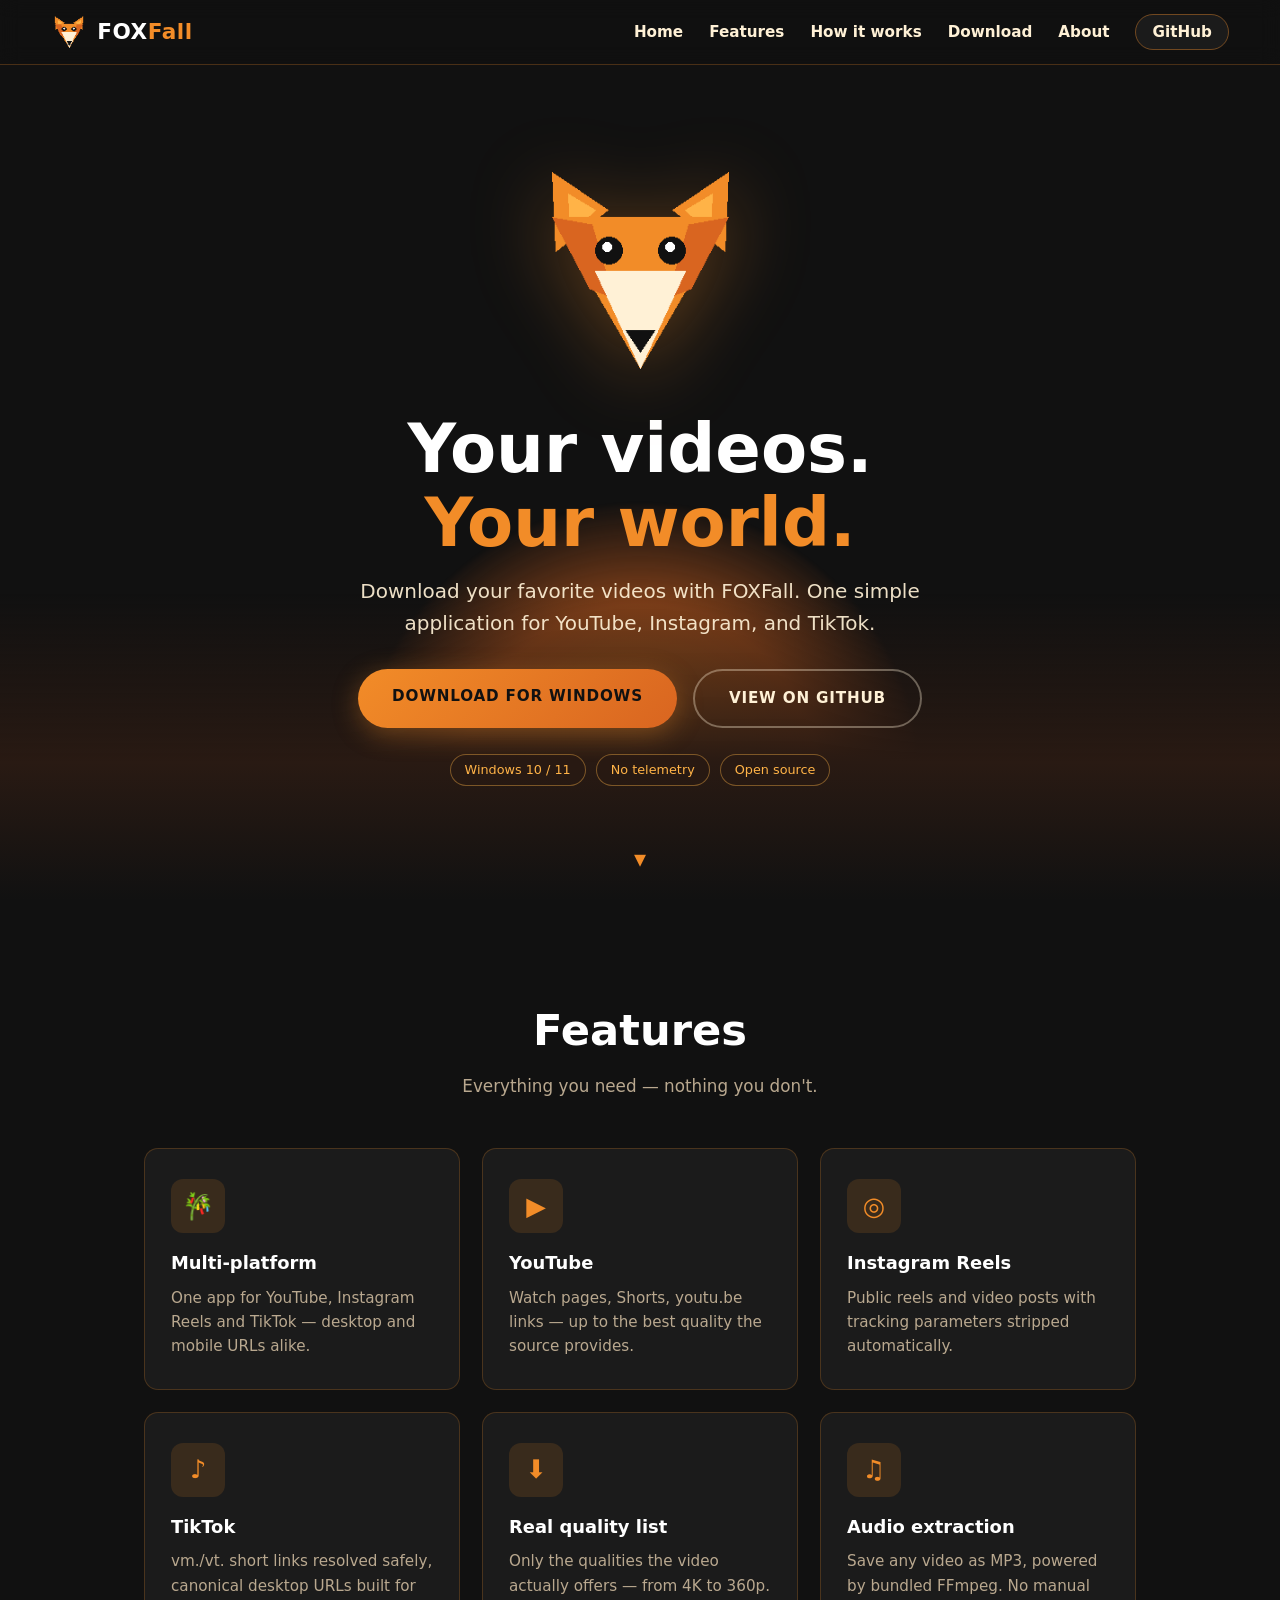
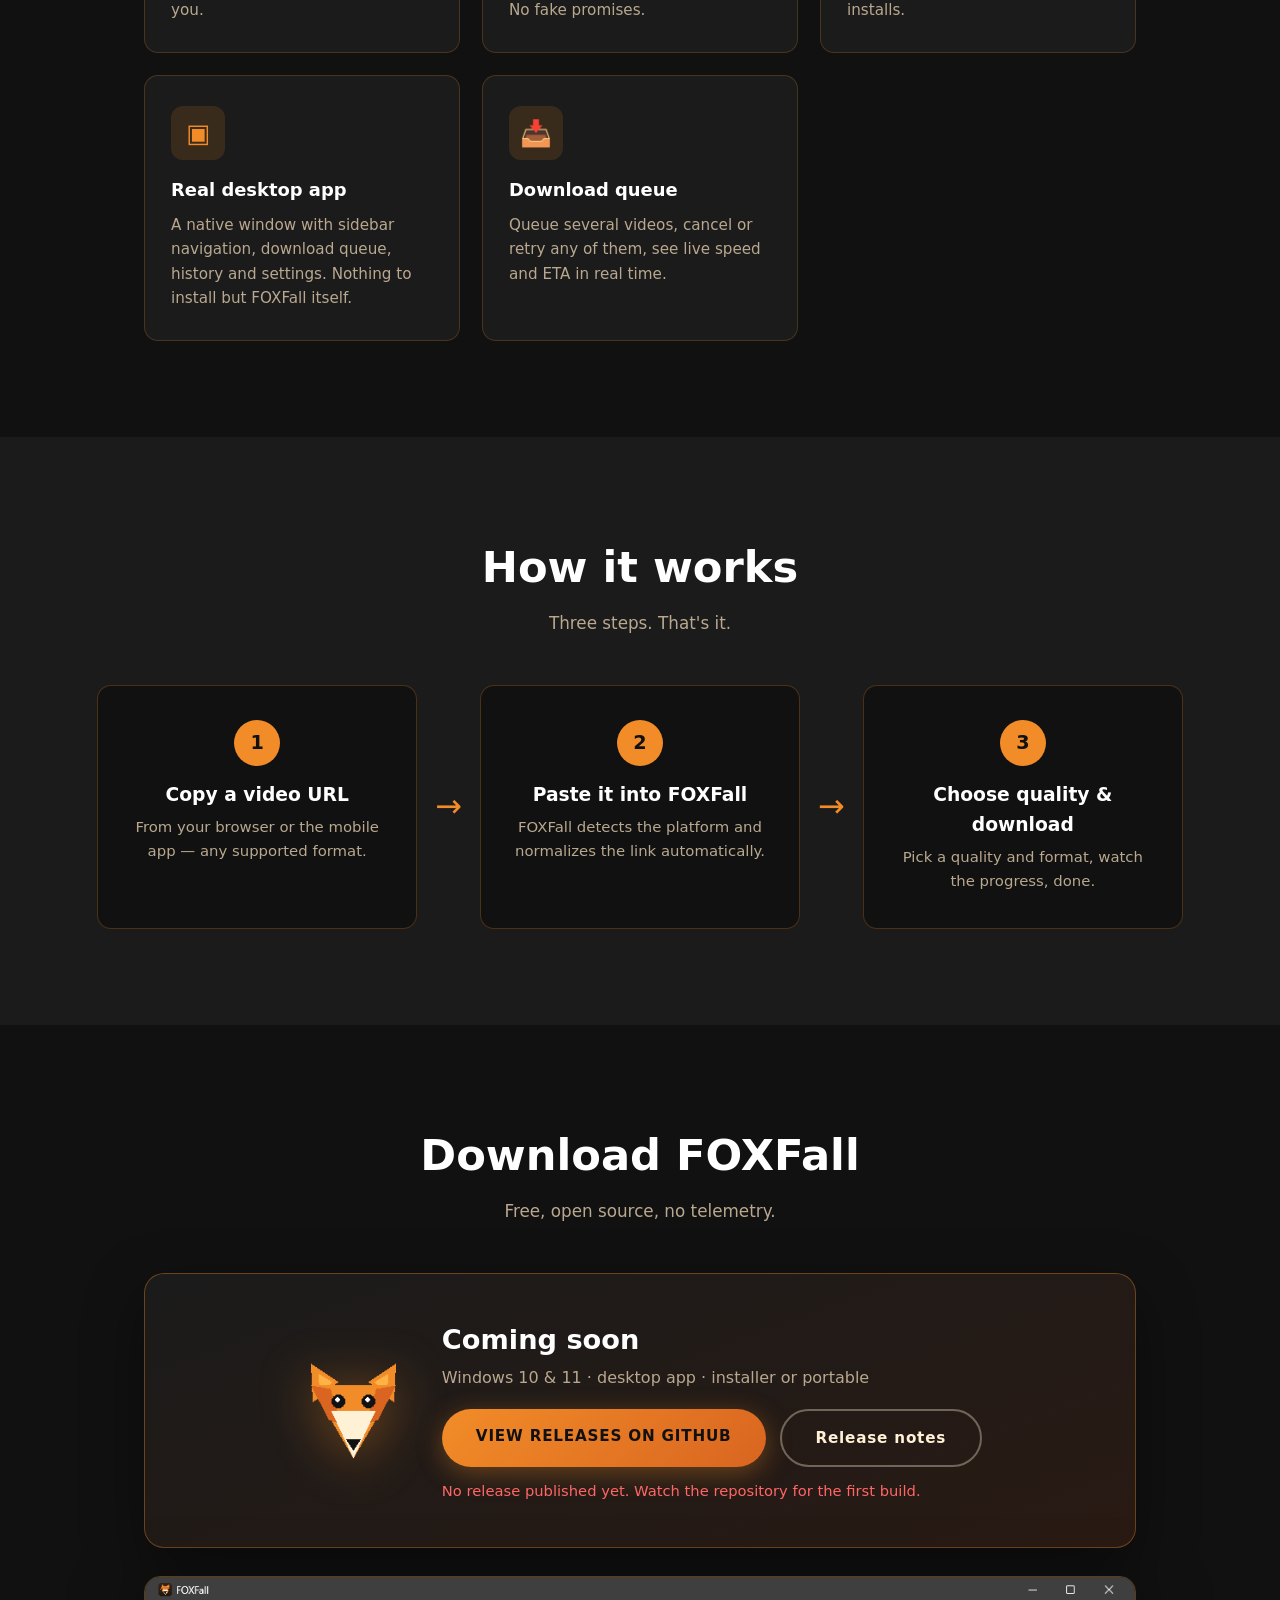
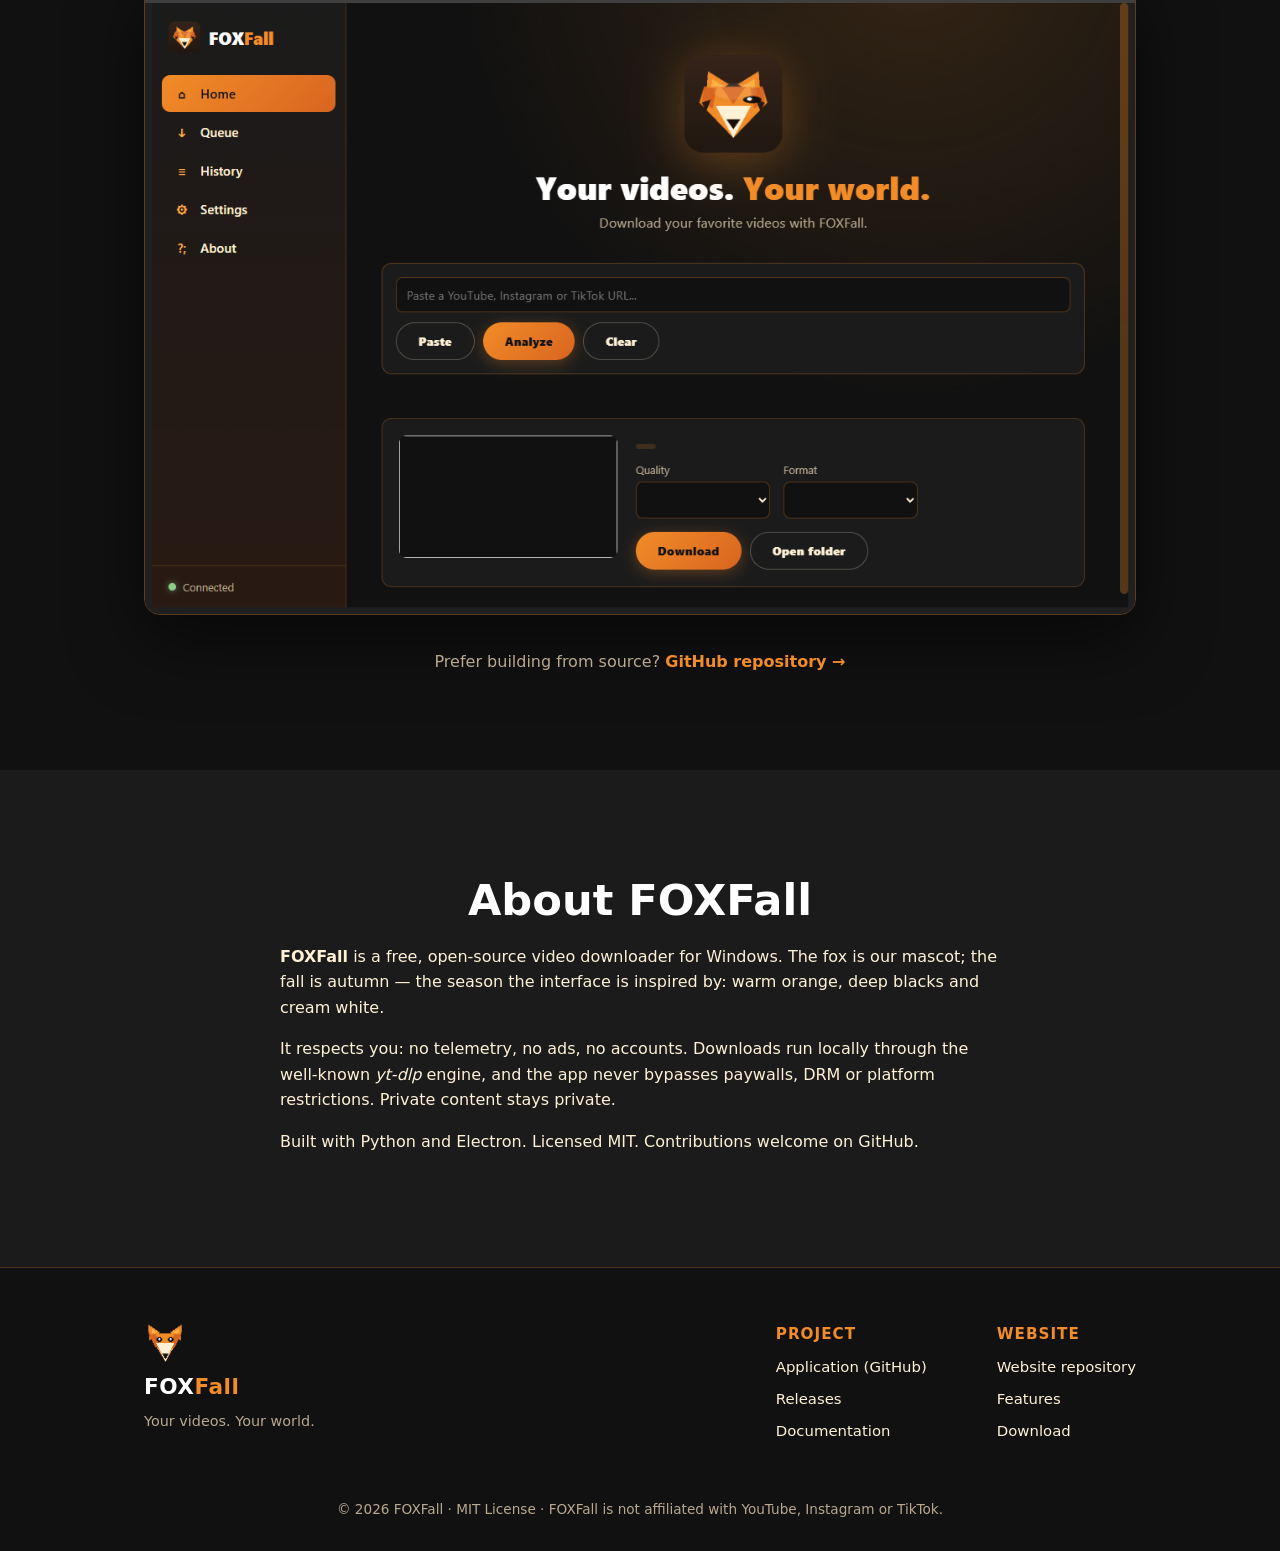
<file: index.html>
<!DOCTYPE html>
<html lang="en">
<head>
  <meta charset="UTF-8">
  <meta name="viewport" content="width=device-width, initial-scale=1.0">

  <!-- Primary SEO -->
  <title>FOXFALL — Your Videos. Your World. | Free Video Downloader for Windows</title>
  <meta name="description" content="FOXFall is a free, open-source Windows desktop app for downloading publicly accessible videos from YouTube, Instagram and TikTok. Live progress, download queue, MP3 extraction and bundled FFmpeg — install and go.">
  <meta name="keywords" content="FOXFall, FOXFall downloader, FOXFall desktop, FOXFall video downloader, FOXFall app, video downloader for Windows, YouTube downloader, Instagram reels downloader, TikTok downloader, free video downloader, open source downloader">
  <meta name="author" content="FOXFall Project">
  <meta name="robots" content="index, follow">
  <link rel="canonical" href="https://phantomguy282-dev.github.io/FOXFall-website/">
  <meta name="theme-color" content="#F28C28">

  <!-- Open Graph -->
  <meta property="og:type" content="website">
  <meta property="og:site_name" content="FOXFall">
  <meta property="og:title" content="FOXFALL — Your Videos. Your World.">
  <meta property="og:description" content="Free, open-source Windows desktop app to download publicly accessible videos from YouTube, Instagram and TikTok — with a real download queue, live progress and MP3 extraction.">
  <meta property="og:url" content="https://phantomguy282-dev.github.io/FOXFall-website/">
  <meta property="og:image" content="https://phantomguy282-dev.github.io/FOXFall-website/assets/fox-256.png">
  <meta property="og:locale" content="en_US">

  <!-- Twitter -->
  <meta name="twitter:card" content="summary">
  <meta name="twitter:title" content="FOXFALL — Your Videos. Your World.">
  <meta name="twitter:description" content="Free, open-source Windows desktop app to download publicly accessible videos from YouTube, Instagram and TikTok.">
  <meta name="twitter:image" content="https://phantomguy282-dev.github.io/FOXFall-website/assets/fox-256.png">

  <!-- Icons -->
  <link rel="icon" type="image/png" sizes="32x32" href="assets/fox-32.png">
  <link rel="icon" type="image/png" sizes="16x16" href="assets/fox-16.png">
  <link rel="apple-touch-icon" href="assets/fox-128.png">

  <link rel="stylesheet" href="css/style.css">
  <link rel="sitemap" type="application/xml" title="Sitemap" href="sitemap.xml">

  <!-- Structured data: software application -->
  <script type="application/ld+json">
  {
    "@context": "https://schema.org",
    "@type": "SoftwareApplication",
    "name": "FOXFall",
    "alternateName": "FOXFall Video Downloader",
    "description": "FOXFall is a free, open-source Windows desktop application for downloading publicly accessible videos from YouTube, Instagram and TikTok. It features a graphical download queue with live progress, speed and ETA, MP3 audio extraction, and bundled FFmpeg.",
    "url": "https://phantomguy282-dev.github.io/FOXFall-website/",
    "applicationCategory": "MultimediaApplication",
    "applicationSubCategory": "Video Downloader",
    "operatingSystem": "Windows 10, Windows 11",
    "fileSize": "209 MB",
    "softwareVersion": "2.2.0",
    "author": {
      "@type": "Organization",
      "name": "FOXFall Project",
      "url": "https://github.com/phantomguy282-dev/FOXFall"
    },
    "license": "https://opensource.org/licenses/MIT",
    "offers": {
      "@type": "Offer",
      "price": "0",
      "priceCurrency": "USD"
    },
    "downloadUrl": "https://github.com/phantomguy282-dev/FOXFall/releases/latest",
    "sameAs": [
      "https://github.com/phantomguy282-dev/FOXFall",
      "https://github.com/phantomguy282-dev/FOXFall-website"
    ]
  }
  </script>
</head>
<body>
  <!-- falling leaves layer -->
  <div class="leaves" id="leaves" aria-hidden="true"></div>

  <!-- ============ NAV ============ -->
  <nav class="nav" id="nav">
    <a class="brand" href="#home">
      <img src="assets/fox-48.png" alt="FOXFall logo" class="brand-logo">
      <span class="brand-name">FOX<i>Fall</i></span>
    </a>
    <button class="nav-toggle" id="navToggle" aria-label="Toggle menu" aria-expanded="false">
      <span></span><span></span><span></span>
    </button>
    <ul class="nav-links" id="navLinks">
      <li><a href="#home">Home</a></li>
      <li><a href="#features">Features</a></li>
      <li><a href="#how">How it works</a></li>
      <li><a href="#download">Download</a></li>
      <li><a href="#about">About</a></li>
      <li><a href="https://github.com/phantomguy282-dev/FOXFall" target="_blank" rel="noopener" class="nav-github">GitHub</a></li>
    </ul>
  </nav>

  <!-- ============ HERO ============ -->
  <header class="hero" id="home">
    <div class="hero-sky" aria-hidden="true">
      <div class="sun"></div>
      <div class="horizon"></div>
    </div>
    <div class="hero-inner reveal">
      <img src="assets/fox-256.png" alt="FOXFall fox mascot" class="hero-fox float">
      <h1 class="hero-title">Your videos.<br><span class="accent">Your world.</span></h1>
      <p class="hero-sub">Download your favorite videos with FOXFall.
        One simple application for YouTube, Instagram, and TikTok.</p>
      <div class="hero-actions">
        <a class="btn btn-primary" id="heroDownload" href="#download">DOWNLOAD FOR WINDOWS</a>
        <a class="btn btn-ghost" href="https://github.com/phantomguy282-dev/FOXFall" target="_blank" rel="noopener">VIEW ON GITHUB</a>
      </div>
      <div class="hero-badges">
        <span class="badge">Windows 10 / 11</span>
        <span class="badge">No telemetry</span>
        <span class="badge">Open source</span>
      </div>
    </div>
    <div class="scroll-hint" aria-hidden="true">▾</div>
  </header>

  <main>
    <!-- ============ FEATURES ============ -->
    <section class="section" id="features">
      <h2 class="section-title reveal">Features</h2>
      <p class="section-sub reveal">Everything you need — nothing you don't.</p>
      <div class="cards">
        <article class="card reveal">
          <div class="card-icon">🎋</div>
          <h3>Multi-platform</h3>
          <p>One app for YouTube, Instagram Reels and TikTok — desktop and mobile URLs alike.</p>
        </article>
        <article class="card reveal">
          <div class="card-icon">▶</div>
          <h3>YouTube</h3>
          <p>Watch pages, Shorts, youtu.be links — up to the best quality the source provides.</p>
        </article>
        <article class="card reveal">
          <div class="card-icon">◎</div>
          <h3>Instagram Reels</h3>
          <p>Public reels and video posts with tracking parameters stripped automatically.</p>
        </article>
        <article class="card reveal">
          <div class="card-icon">♪</div>
          <h3>TikTok</h3>
          <p>vm./vt. short links resolved safely, canonical desktop URLs built for you.</p>
        </article>
        <article class="card reveal">
          <div class="card-icon">⬇</div>
          <h3>Real quality list</h3>
          <p>Only the qualities the video actually offers — from 4K to 360p. No fake promises.</p>
        </article>
        <article class="card reveal">
          <div class="card-icon">♫</div>
          <h3>Audio extraction</h3>
          <p>Save any video as MP3, powered by bundled FFmpeg. No manual installs.</p>
        </article>
        <article class="card reveal">
          <div class="card-icon">▣</div>
          <h3>Real desktop app</h3>
          <p>A native window with sidebar navigation, download queue, history and settings. Nothing to install but FOXFall itself.</p>
        </article>
        <article class="card reveal">
          <div class="card-icon">📥</div>
          <h3>Download queue</h3>
          <p>Queue several videos, cancel or retry any of them, see live speed and ETA in real time.</p>
        </article>
      </div>
    </section>

    <!-- ============ HOW IT WORKS ============ -->
    <section class="section section-alt" id="how">
      <h2 class="section-title reveal">How it works</h2>
      <p class="section-sub reveal">Three steps. That's it.</p>
      <div class="steps">
        <div class="step reveal">
          <div class="step-num">1</div>
          <h3>Copy a video URL</h3>
          <p>From your browser or the mobile app — any supported format.</p>
        </div>
        <div class="step-arrow reveal" aria-hidden="true">→</div>
        <div class="step reveal">
          <div class="step-num">2</div>
          <h3>Paste it into FOXFall</h3>
          <p>FOXFall detects the platform and normalizes the link automatically.</p>
        </div>
        <div class="step-arrow reveal" aria-hidden="true">→</div>
        <div class="step reveal">
          <div class="step-num">3</div>
          <h3>Choose quality &amp; download</h3>
          <p>Pick a quality and format, watch the progress, done.</p>
        </div>
      </div>
    </section>

    <!-- ============ DOWNLOAD ============ -->
    <section class="section" id="download">
      <h2 class="section-title reveal">Download FOXFall</h2>
      <p class="section-sub reveal">Free, open source, no telemetry.</p>
      <div class="download-box reveal">
        <img src="assets/fox-128.png" alt="FOXFall logo" class="dl-logo">
        <div class="dl-info">
          <div class="dl-version" id="dlVersion">Loading version…</div>
          <div class="dl-platform">Windows 10 &amp; 11 · desktop app · installer or portable</div>
          <div class="dl-actions">
            <a class="btn btn-primary" id="dlButton" href="#" rel="noopener">DOWNLOAD FOXFALL</a>
            <a class="btn btn-ghost" id="dlNotes" href="#" target="_blank" rel="noopener">Release notes</a>
          </div>
          <div class="dl-state" id="dlState"></div>
        </div>
      </div>
      <div class="screenshot reveal">
        <img src="assets/app-screenshot.png" alt="FOXFall desktop application showing the home screen with URL input and download queue" loading="lazy">
      </div>
      <p class="dl-source reveal">Prefer building from source?
        <a href="https://github.com/phantomguy282-dev/FOXFall" target="_blank" rel="noopener">GitHub repository →</a></p>
    </section>

    <!-- ============ ABOUT ============ -->
    <section class="section section-alt" id="about">
      <h2 class="section-title reveal">About FOXFall</h2>
      <div class="about reveal">
        <p><strong>FOXFall</strong> is a free, open-source video downloader for Windows.
          The fox is our mascot; the fall is autumn — the season the interface is inspired by:
          warm orange, deep blacks and cream white.</p>
        <p>It respects you: no telemetry, no ads, no accounts. Downloads run locally through
          the well-known <em>yt-dlp</em> engine, and the app never bypasses paywalls,
          DRM or platform restrictions. Private content stays private.</p>
        <p>Built with Python and Electron. Licensed MIT. Contributions welcome on GitHub.</p>
      </div>
    </section>
  </main>

  <!-- ============ FOOTER ============ -->
  <footer class="footer">
    <div class="footer-inner">
      <div class="footer-brand">
        <img src="assets/fox-48.png" alt="FOXFall logo" class="footer-logo">
        <span class="brand-name">FOX<i>Fall</i></span>
        <p class="footer-tag">Your videos. Your world.</p>
      </div>
      <div class="footer-links">
        <div>
          <h4>Project</h4>
          <a href="https://github.com/phantomguy282-dev/FOXFall" target="_blank" rel="noopener">Application (GitHub)</a>
          <a href="https://github.com/phantomguy282-dev/FOXFall/releases" target="_blank" rel="noopener">Releases</a>
          <a href="https://github.com/phantomguy282-dev/FOXFall/wiki" target="_blank" rel="noopener">Documentation</a>
        </div>
        <div>
          <h4>Website</h4>
          <a href="https://github.com/phantomguy282-dev/FOXFall-website" target="_blank" rel="noopener">Website repository</a>
          <a href="#features">Features</a>
          <a href="#download">Download</a>
        </div>
      </div>
    </div>
    <div class="footer-copy">
      <p>© <span id="year"></span> FOXFall · MIT License · FOXFall is not affiliated with YouTube, Instagram or TikTok.</p>
    </div>
  </footer>

  <script src="js/app.js"></script>
</body>
</html>
</file>
<file: css/style.css>
/* ============================================================
   FOXFall — autumn identity: orange / black / cream
   ============================================================ */
:root {
  --orange: #F28C28;
  --orange-deep: #D96520;
  --amber: #FFB347;
  --cream: #FFF1D6;
  --white: #FFFFFF;
  --black: #111111;
  --charcoal: #1B1B1B;
  --brown: #291A13;
  --muted: #B9A88F;
  --radius: 14px;
  --max: 1120px;
  --font: "Segoe UI", "Cascadia Code", system-ui, -apple-system, sans-serif;
}

* { margin: 0; padding: 0; box-sizing: border-box; }

html { scroll-behavior: smooth; }

body {
  font-family: var(--font);
  background: var(--black);
  color: var(--cream);
  overflow-x: hidden;
  line-height: 1.6;
}

/* ---------- falling leaves ---------- */
.leaves { position: fixed; inset: 0; pointer-events: none; z-index: 1; }
.leaf {
  position: absolute;
  top: -5vh;
  font-size: 18px;
  opacity: 0;
  will-change: transform;
  animation: fall linear infinite;
}
@keyframes fall {
  0%   { transform: translate3d(0, -10vh, 0) rotate(0deg); opacity: 0; }
  10%  { opacity: .85; }
  100% { transform: translate3d(var(--drift, 40px), 110vh, 0) rotate(540deg); opacity: 0; }
}

/* ---------- nav ---------- */
.nav {
  position: fixed; top: 0; left: 0; right: 0; z-index: 50;
  display: flex; align-items: center; justify-content: space-between;
  padding: 14px 4vw;
  background: rgba(17, 17, 17, .82);
  backdrop-filter: blur(10px);
  border-bottom: 1px solid rgba(242, 140, 40, .25);
}
.brand { display: flex; align-items: center; gap: 10px; text-decoration: none; }
.brand-logo { width: 36px; height: 36px; }
.brand-name { font-size: 1.35rem; font-weight: 800; color: var(--white); letter-spacing: .5px; }
.brand-name i { color: var(--orange); font-style: normal; }
.nav-links { display: flex; gap: 26px; list-style: none; align-items: center; }
.nav-links a {
  color: var(--cream); text-decoration: none; font-weight: 600; font-size: .95rem;
  transition: color .2s;
}
.nav-links a:hover { color: var(--orange); }
.nav-github {
  background: var(--charcoal); padding: 8px 16px; border-radius: 999px;
  border: 1px solid rgba(242, 140, 40, .4);
}
.nav-github:hover { background: var(--orange); color: var(--black) !important; }
.nav-toggle { display: none; background: none; border: 0; cursor: pointer; padding: 6px; }
.nav-toggle span { display: block; width: 24px; height: 2px; background: var(--cream); margin: 5px 0; transition: .3s; }

/* ---------- hero ---------- */
.hero {
  position: relative; min-height: 100vh;
  display: flex; align-items: center; justify-content: center;
  text-align: center; overflow: hidden; z-index: 2;
}
.hero-sky { position: absolute; inset: 0; }
.sun {
  position: absolute; left: 50%; bottom: -18vh; transform: translateX(-50%);
  width: 62vmin; height: 62vmin; border-radius: 50%;
  background: radial-gradient(circle, var(--orange) 0%, var(--orange-deep) 45%, transparent 72%);
  opacity: .55; filter: blur(2px);
}
.horizon {
  position: absolute; left: 0; right: 0; bottom: 0; height: 34vh;
  background: linear-gradient(180deg, transparent, var(--brown) 55%, var(--black));
}
.hero-inner { position: relative; z-index: 3; padding: 120px 5vw 80px; max-width: 860px; }
.hero-fox { width: clamp(140px, 22vw, 230px); filter: drop-shadow(0 12px 40px rgba(242,140,40,.35)); }
.float { animation: float 5s ease-in-out infinite; }
@keyframes float { 0%,100% { transform: translateY(0); } 50% { transform: translateY(-12px); } }
.hero-title {
  font-size: clamp(2.4rem, 6vw, 4.2rem); font-weight: 900; line-height: 1.1;
  color: var(--white); margin: 22px 0 14px;
}
.hero-title .accent { color: var(--orange); }
.hero-sub { color: var(--cream); font-size: clamp(1rem, 2.2vw, 1.25rem); opacity: .92; max-width: 620px; margin: 0 auto 30px; }
.hero-actions { display: flex; gap: 16px; justify-content: center; flex-wrap: wrap; }
.hero-badges { display: flex; gap: 10px; justify-content: center; margin-top: 26px; flex-wrap: wrap; }
.badge {
  font-size: .8rem; color: var(--amber); border: 1px solid rgba(255,179,71,.4);
  padding: 5px 14px; border-radius: 999px; background: rgba(41,26,19,.6);
}
.scroll-hint {
  position: absolute; bottom: 22px; left: 50%; transform: translateX(-50%);
  color: var(--orange); font-size: 1.5rem; animation: bob 1.6s ease-in-out infinite; z-index: 3;
}
@keyframes bob { 0%,100% { transform: translate(-50%, 0); } 50% { transform: translate(-50%, 8px); } }

/* ---------- buttons ---------- */
.btn {
  display: inline-block; text-decoration: none; font-weight: 800; letter-spacing: .8px;
  padding: 15px 34px; border-radius: 999px; font-size: .95rem;
  transition: transform .18s, box-shadow .18s, background .18s;
}
.btn-primary {
  background: linear-gradient(135deg, var(--orange), var(--orange-deep));
  color: var(--black);
  box-shadow: 0 6px 26px rgba(242, 140, 40, .35);
}
.btn-primary:hover { transform: translateY(-2px); box-shadow: 0 10px 34px rgba(242,140,40,.5); }
.btn-ghost {
  color: var(--cream); border: 2px solid rgba(255,241,214,.35); background: transparent;
}
.btn-ghost:hover { border-color: var(--orange); color: var(--orange); }

/* ---------- sections ---------- */
.section { position: relative; z-index: 2; padding: 96px 5vw; max-width: var(--max); margin: 0 auto; }
.section-alt { max-width: none; background: var(--charcoal); }
.section-alt > * { max-width: var(--max); margin-left: auto; margin-right: auto; }
.section-title {
  font-size: clamp(1.9rem, 4vw, 2.7rem); font-weight: 900; color: var(--white);
  text-align: center; margin-bottom: 8px;
}
.section-sub { text-align: center; color: var(--muted); margin-bottom: 48px; font-size: 1.05rem; }

/* ---------- feature cards ---------- */
.cards {
  display: grid; gap: 22px;
  grid-template-columns: repeat(auto-fit, minmax(250px, 1fr));
}
.card {
  background: var(--charcoal); border: 1px solid rgba(242,140,40,.22);
  border-radius: var(--radius); padding: 30px 26px;
  transition: transform .2s, border-color .2s, box-shadow .2s;
}
.card:hover { transform: translateY(-4px); border-color: var(--orange); box-shadow: 0 14px 34px rgba(0,0,0,.45); }
.card-icon {
  font-size: 1.6rem; width: 54px; height: 54px; display: flex; align-items: center; justify-content: center;
  background: rgba(242,140,40,.14); border-radius: 12px; margin-bottom: 16px; color: var(--orange);
}
.card h3 { color: var(--white); margin-bottom: 8px; font-size: 1.12rem; }
.card p { color: var(--muted); font-size: .95rem; }

/* ---------- steps ---------- */
.steps { display: flex; align-items: stretch; justify-content: center; gap: 18px; flex-wrap: wrap; }
.step {
  background: var(--black); border: 1px solid rgba(242,140,40,.25);
  border-radius: var(--radius); padding: 34px 30px; flex: 1 1 240px; max-width: 320px; text-align: center;
}
.step-num {
  width: 46px; height: 46px; margin: 0 auto 14px; border-radius: 50%;
  display: flex; align-items: center; justify-content: center;
  background: var(--orange); color: var(--black); font-weight: 900; font-size: 1.2rem;
}
.step h3 { color: var(--white); margin-bottom: 6px; }
.step p { color: var(--muted); font-size: .93rem; }
.step-arrow { color: var(--orange); font-size: 2rem; align-self: center; }

/* ---------- download ---------- */
.download-box {
  display: flex; align-items: center; gap: 34px; justify-content: center;
  background: linear-gradient(160deg, var(--charcoal), var(--brown));
  border: 1px solid rgba(242,140,40,.35); border-radius: 20px;
  padding: 44px 40px; flex-wrap: wrap; box-shadow: 0 20px 60px rgba(0,0,0,.4);
}
.dl-logo { width: 110px; height: 110px; filter: drop-shadow(0 8px 26px rgba(242,140,40,.4)); }
.dl-info { text-align: left; }
.dl-version { font-size: 1.7rem; font-weight: 900; color: var(--white); }
.dl-platform { color: var(--muted); margin: 4px 0 18px; }
.dl-actions { display: flex; gap: 14px; flex-wrap: wrap; }
.dl-state { margin-top: 12px; color: var(--amber); font-size: .92rem; min-height: 1.4em; }
.dl-source { text-align: center; margin-top: 26px; color: var(--muted); }
.dl-source a { color: var(--orange); text-decoration: none; font-weight: 700; }
.dl-source a:hover { text-decoration: underline; }

/* ---------- about ---------- */
.about { max-width: 720px; margin: 0 auto; color: var(--cream); }
.about p { margin-bottom: 16px; }

/* ---------- footer ---------- */
.footer { position: relative; z-index: 2; background: var(--black); border-top: 1px solid rgba(242,140,40,.25); }
.footer-inner {
  max-width: var(--max); margin: 0 auto; padding: 54px 5vw 30px;
  display: flex; justify-content: space-between; gap: 40px; flex-wrap: wrap;
}
.footer-brand { display: flex; flex-direction: column; gap: 6px; }
.footer-logo { width: 42px; height: 42px; }
.footer-tag { color: var(--muted); font-size: .9rem; }
.footer-links { display: flex; gap: 70px; flex-wrap: wrap; }
.footer-links h4 { color: var(--orange); margin-bottom: 10px; font-size: .95rem; letter-spacing: 1px; text-transform: uppercase; }
.footer-links a { display: block; color: var(--cream); text-decoration: none; margin-bottom: 8px; font-size: .93rem; }
.footer-links a:hover { color: var(--orange); }
.footer-copy { text-align: center; padding: 18px 5vw 30px; color: var(--muted); font-size: .85rem; }

/* ---------- reveal animation ---------- */
.reveal { opacity: 0; transform: translateY(26px); transition: opacity .7s ease, transform .7s ease; }
.reveal.visible { opacity: 1; transform: none; }

/* ---------- responsive ---------- */
@media (max-width: 860px) {
  .nav-toggle { display: block; }
  .nav-links {
    position: absolute; top: 100%; left: 0; right: 0;
    background: rgba(17,17,17,.97); flex-direction: column; gap: 0;
    max-height: 0; overflow: hidden; transition: max-height .35s ease;
    border-bottom: 1px solid rgba(242,140,40,.25);
  }
  .nav-links.open { max-height: 380px; }
  .nav-links li { width: 100%; text-align: center; }
  .nav-links a { display: block; padding: 16px; }
  .nav-toggle.open span:nth-child(1) { transform: rotate(45deg) translate(5px, 5px); }
  .nav-toggle.open span:nth-child(2) { opacity: 0; }
  .nav-toggle.open span:nth-child(3) { transform: rotate(-45deg) translate(5px, -5px); }
  .step-arrow { display: none; }
  .dl-info { text-align: center; }
  .dl-actions { justify-content: center; }
}

/* ---------- reduced motion ---------- */
@media (prefers-reduced-motion: reduce) {
  html { scroll-behavior: auto; }
  .leaf { display: none; }
  .float, .scroll-hint { animation: none; }
  .reveal { opacity: 1; transform: none; transition: none; }
  .btn, .card { transition: none; }
}
/* ---------- app screenshot ---------- */
.screenshot { margin-top: 28px; text-align: center; }
.screenshot img {
  max-width: 100%; border-radius: 16px;
  border: 1px solid rgba(242,140,40,.35);
  box-shadow: 0 24px 70px rgba(0,0,0,.55);
}
</file>
